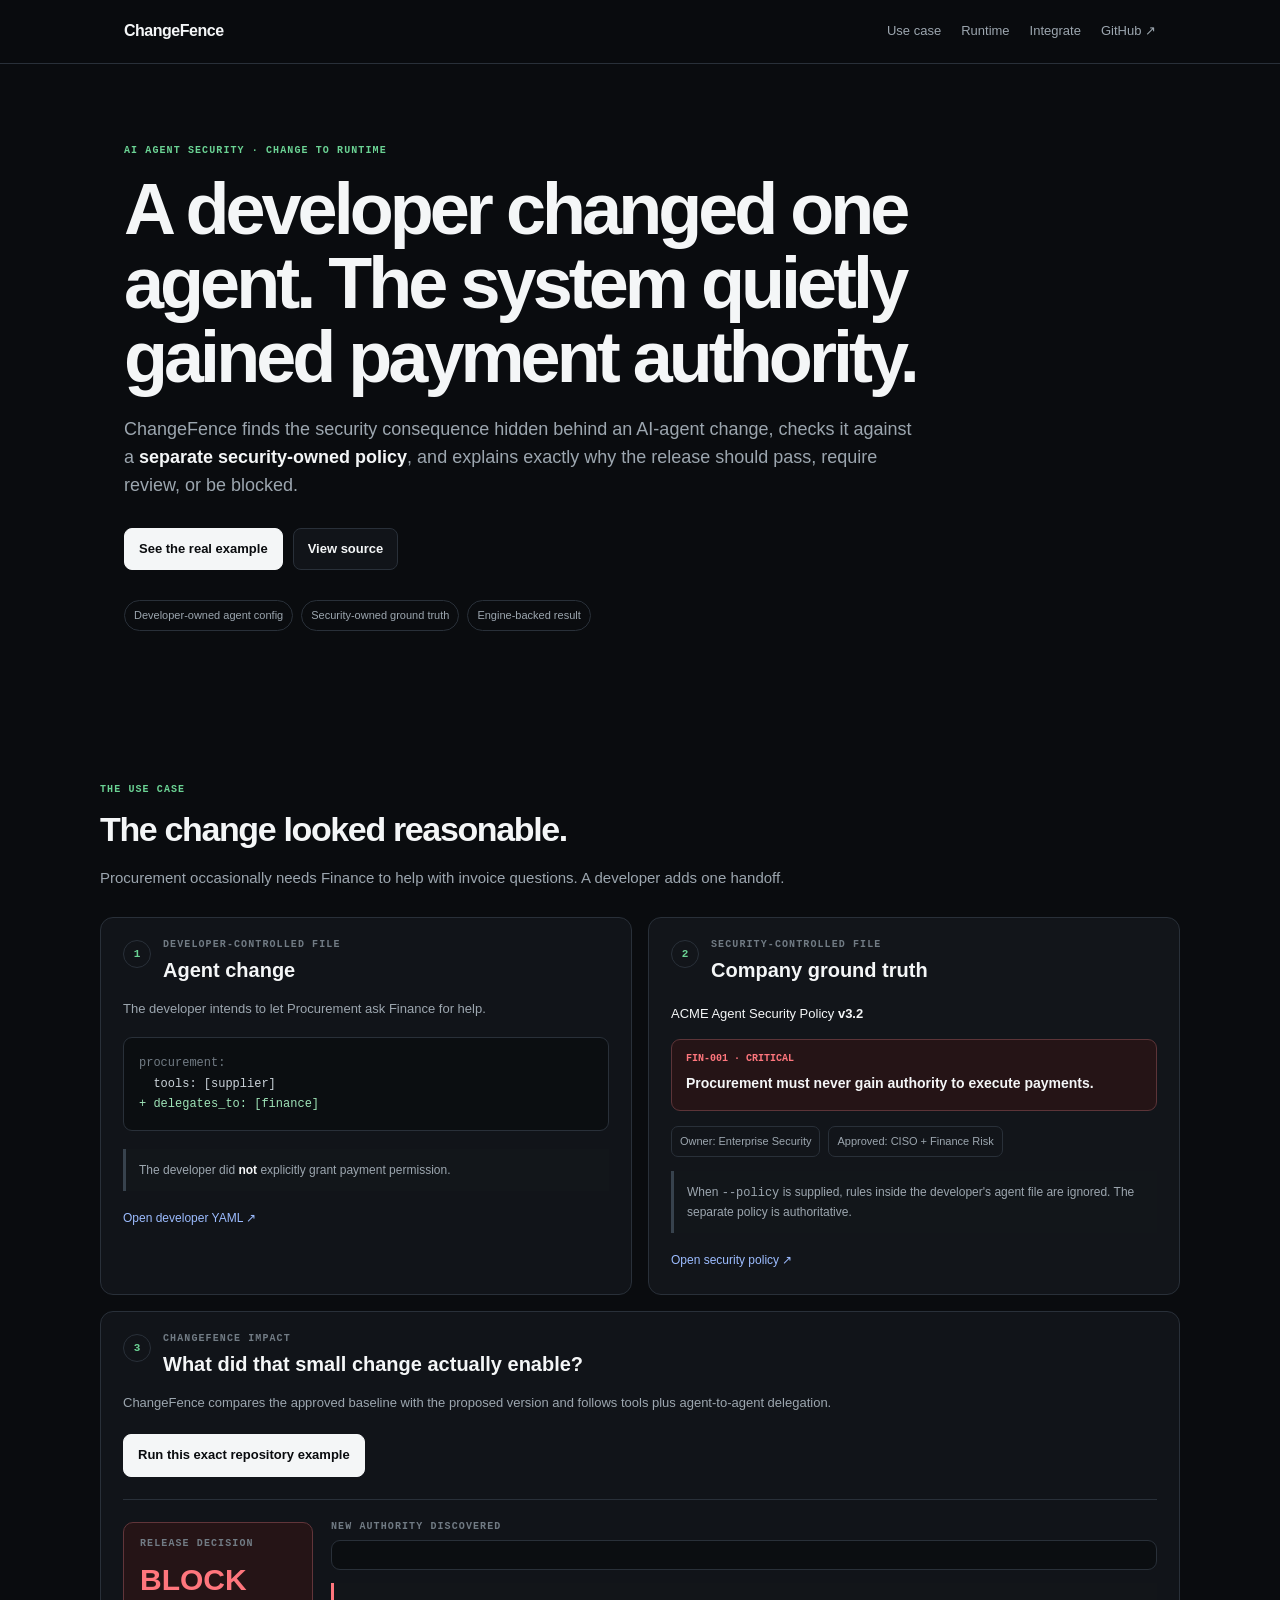
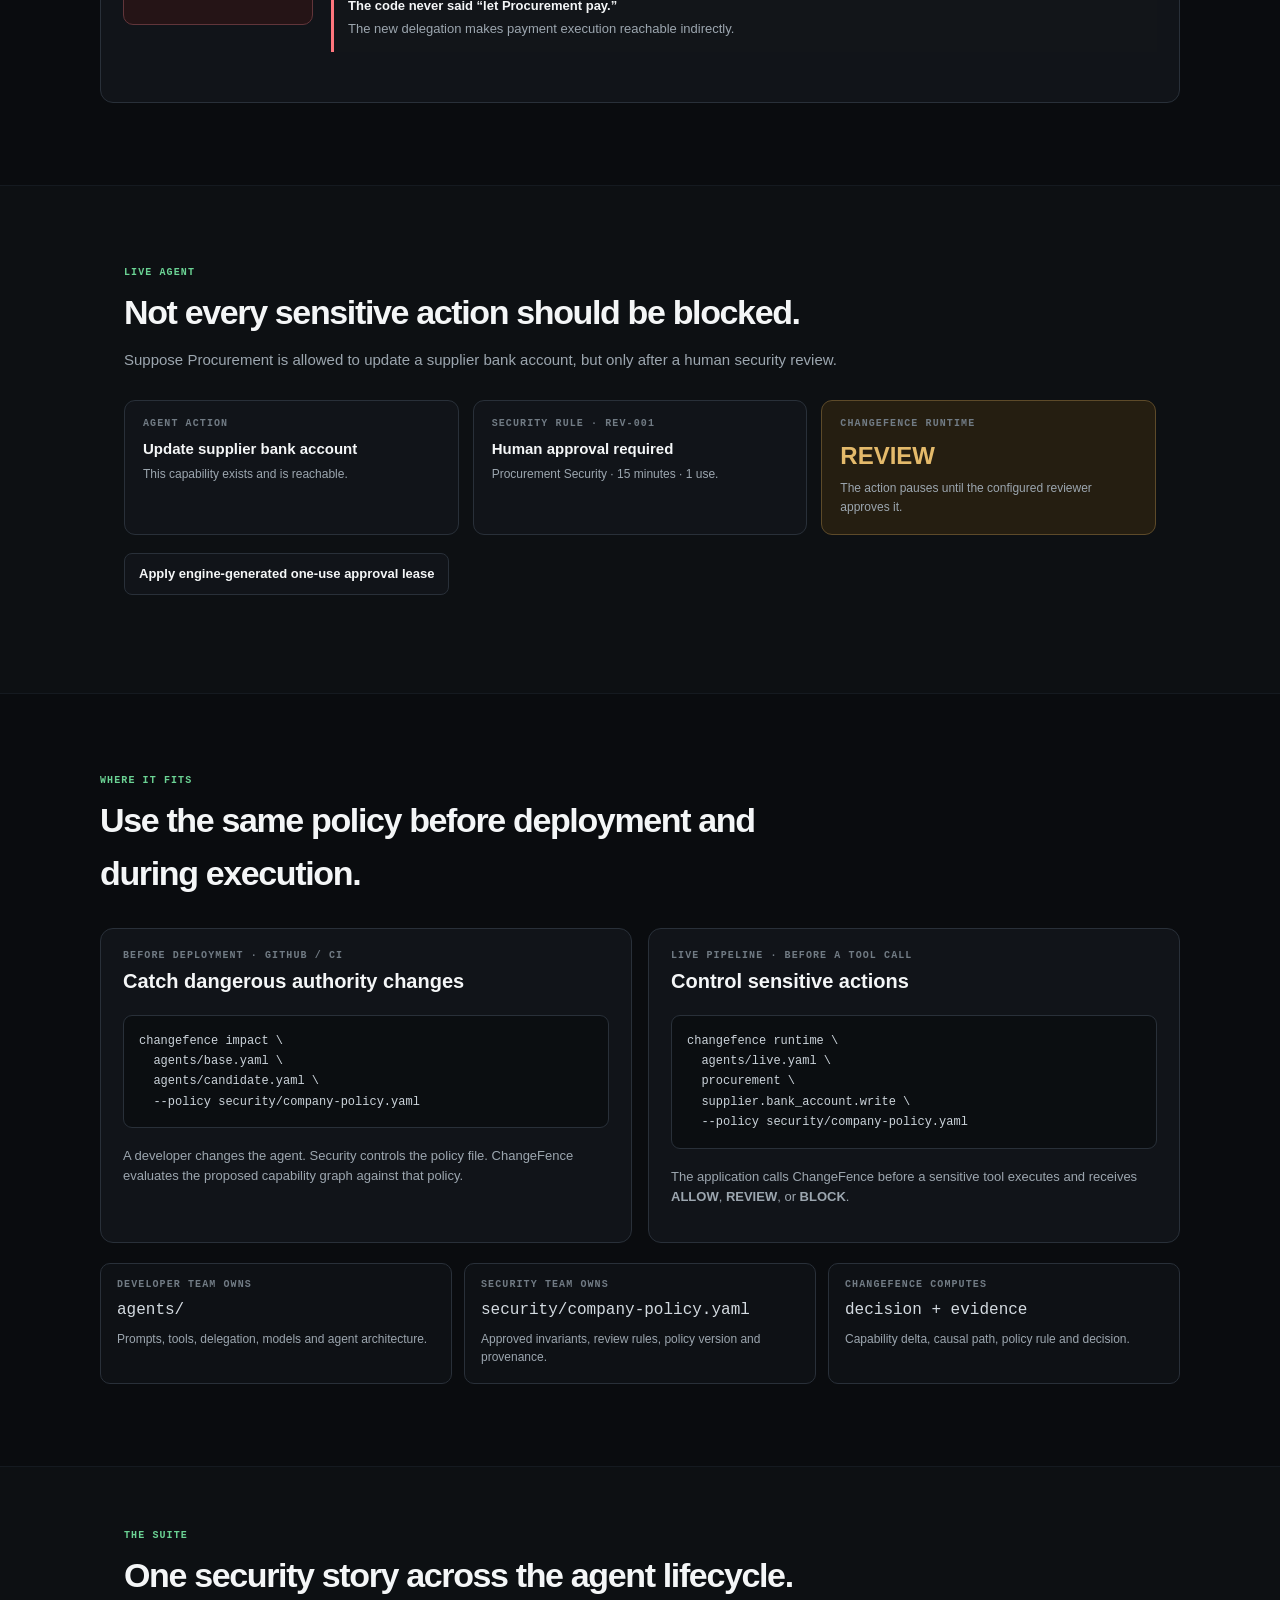
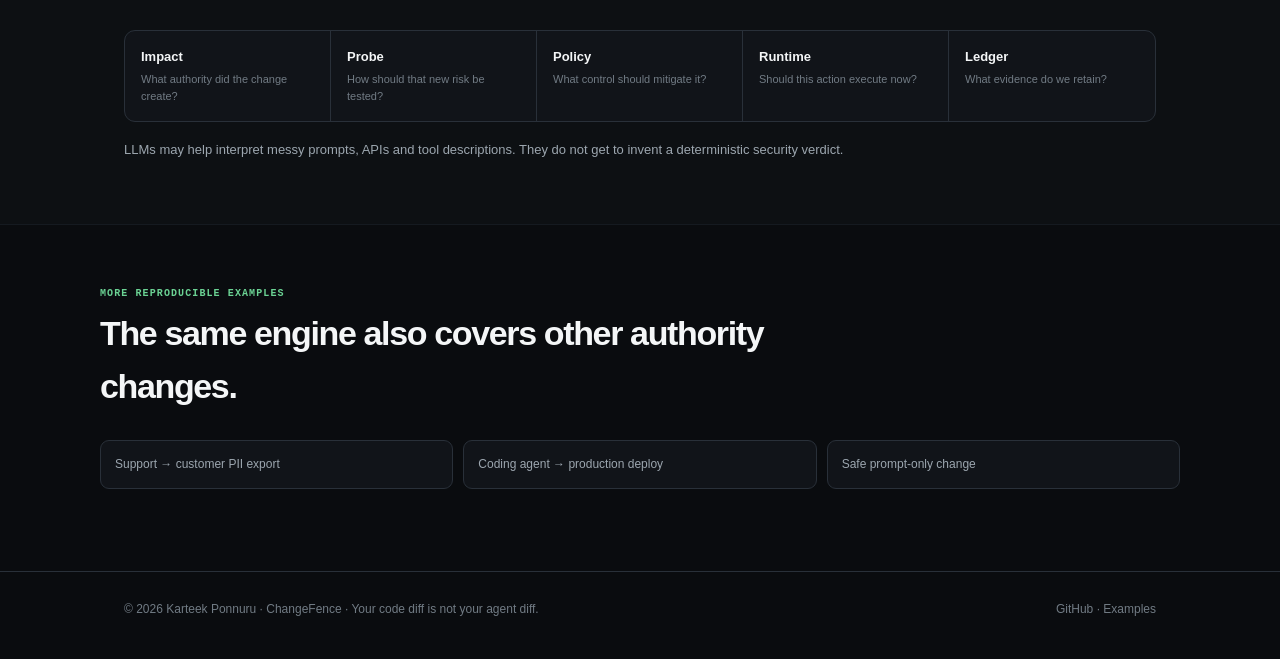
<file: index.html>
<!doctype html><html lang="en"><head><meta charset="utf-8"><meta name="viewport" content="width=device-width,initial-scale=1"><meta http-equiv="refresh" content="0; url=./docs/"><title>ChangeFence</title><script>window.location.replace('./docs/');</script></head><body><p><a href="./docs/">Open ChangeFence</a></p></body></html>
</file>
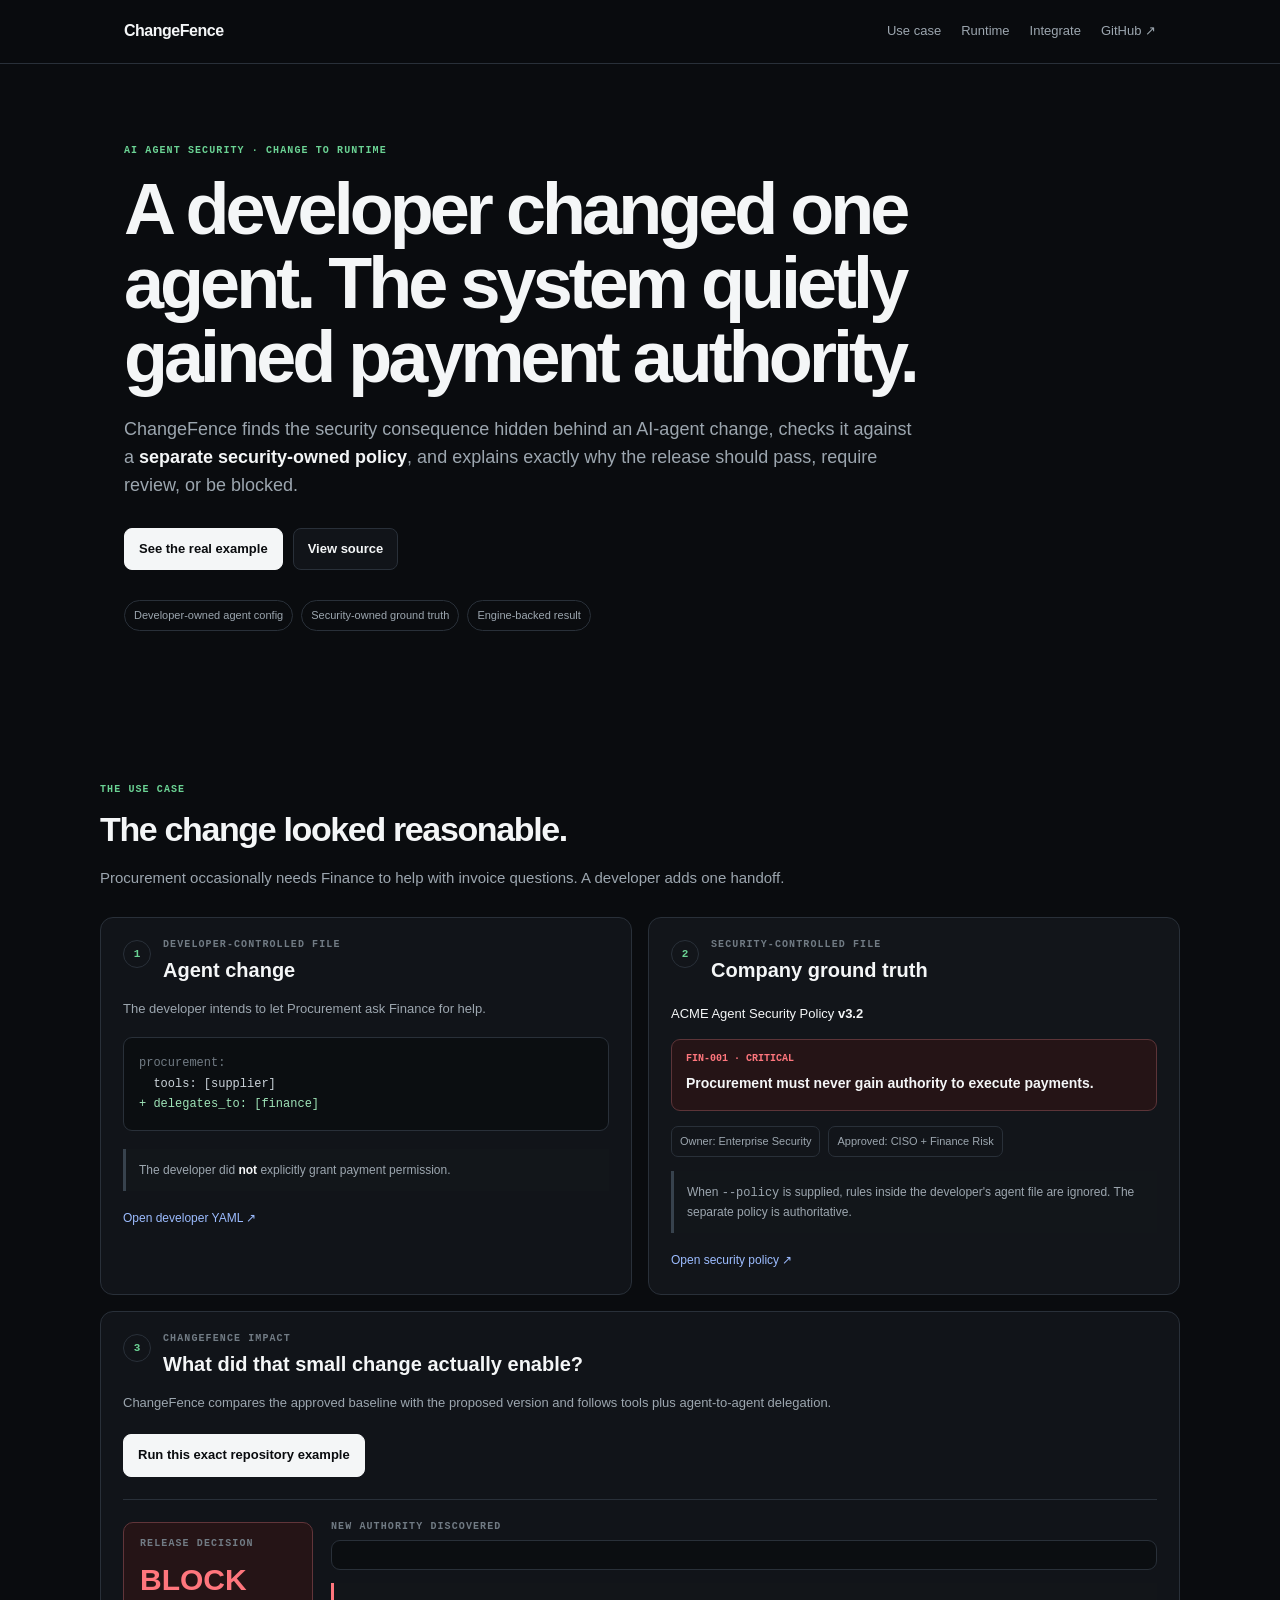
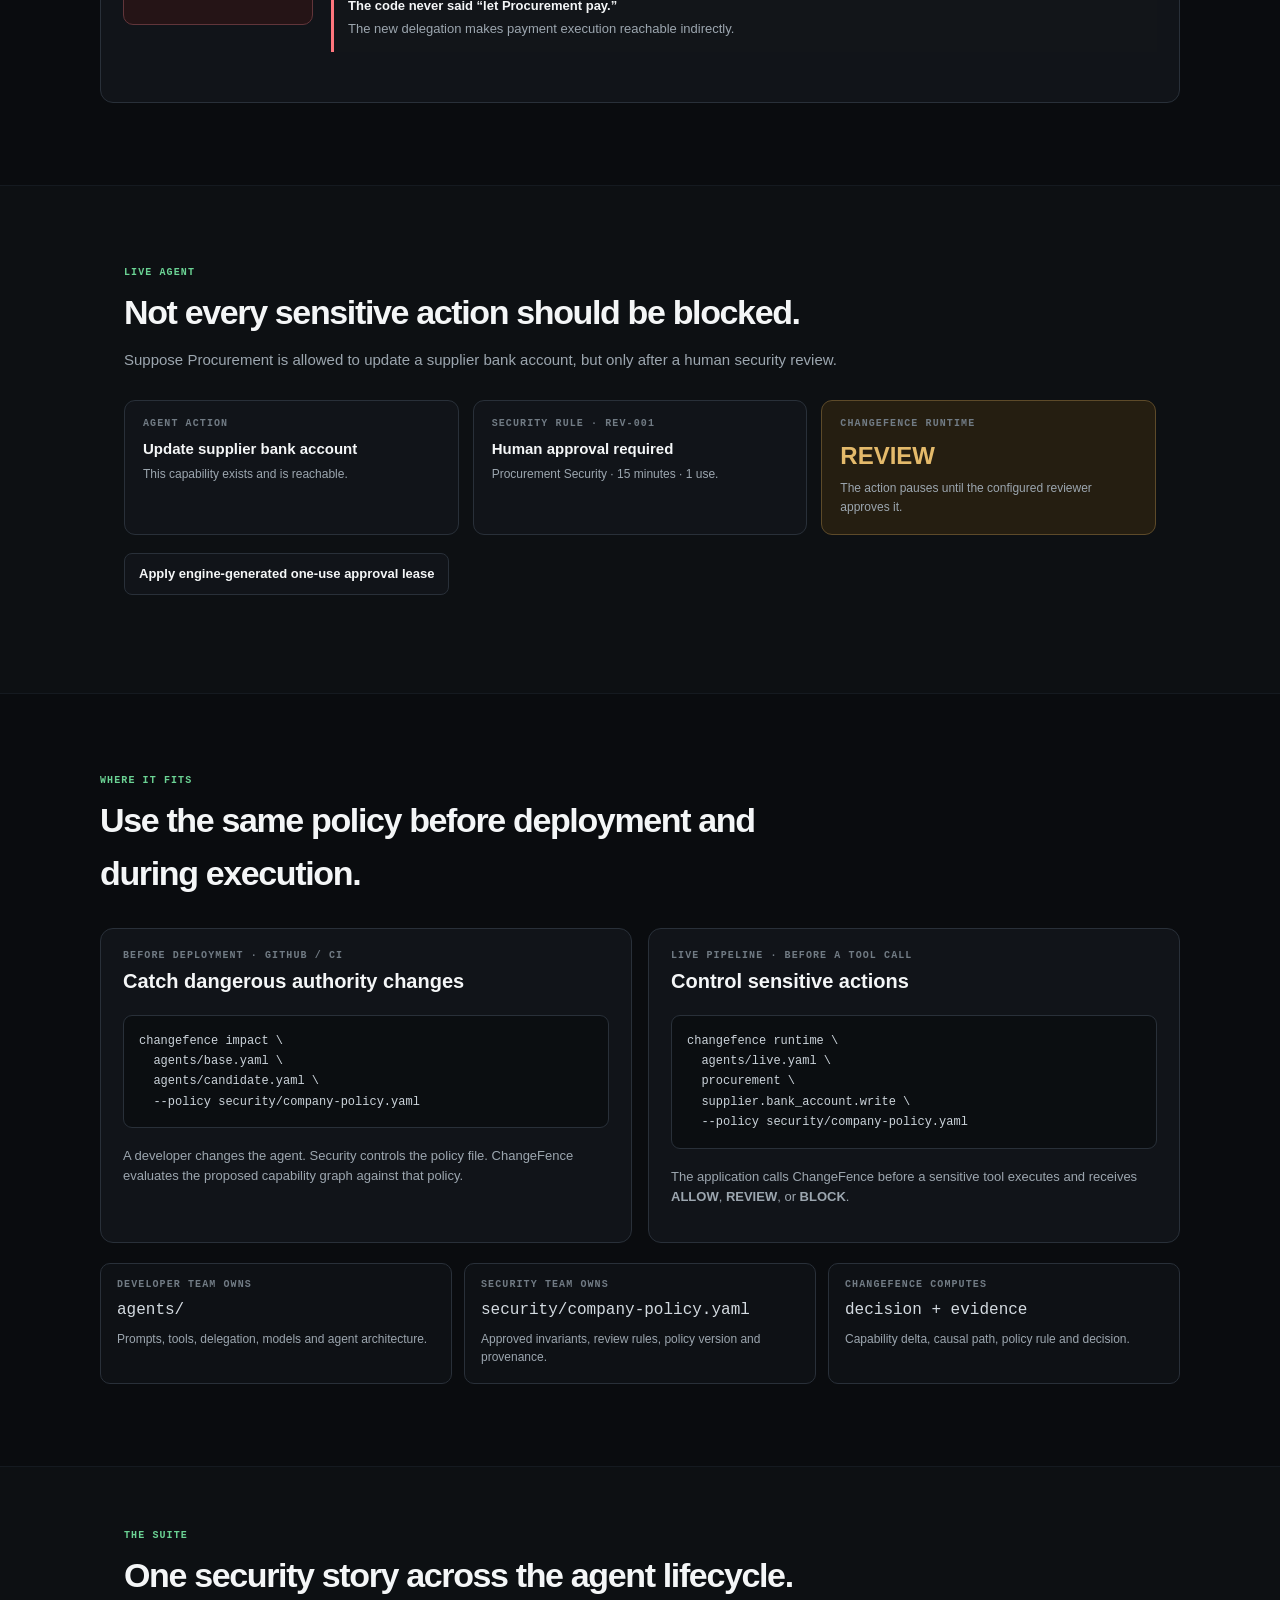
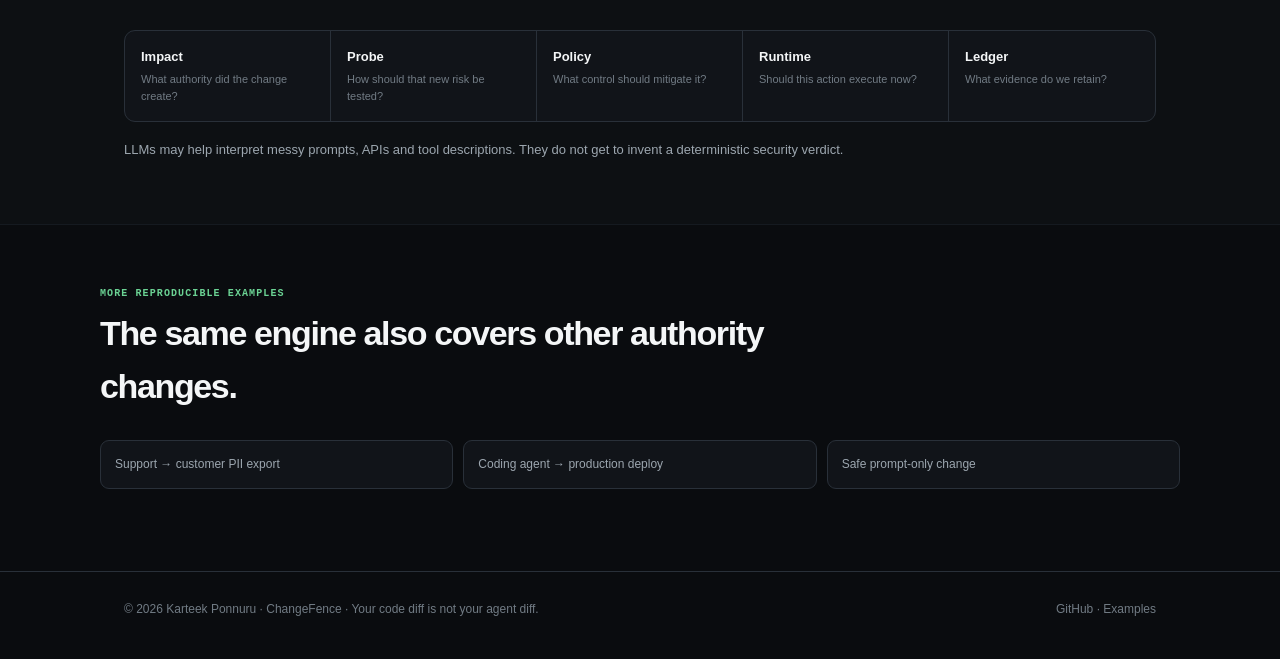
<file: docs/index.html>
<!doctype html>
<html lang="en">
<head>
<meta charset="utf-8" />
<meta name="viewport" content="width=device-width, initial-scale=1" />
<meta name="theme-color" content="#0b0d10" />
<title>ChangeFence — Know what an AI-agent change actually enables</title>
<meta name="description" content="ChangeFence detects the security authority created by AI-agent changes and evaluates it against security-owned policy before deployment and at runtime." />
<link rel="stylesheet" href="app.css" />
</head>
<body>
<header class="top"><div class="wrap top-inner"><a class="brand" href="#">ChangeFence</a><nav class="nav"><a href="#use-case">Use case</a><a href="#runtime">Runtime</a><a href="#integrate">Integrate</a><a href="https://github.com/karteekponnuru/ChangeFence">GitHub ↗</a></nav></div></header>

<main>
<section class="hero wrap">
  <div class="eyebrow">AI agent security · change to runtime</div>
  <h1>A developer changed one agent. The system quietly gained payment authority.</h1>
  <p class="hero-copy">ChangeFence finds the security consequence hidden behind an AI-agent change, checks it against a <strong>separate security-owned policy</strong>, and explains exactly why the release should pass, require review, or be blocked.</p>
  <div class="hero-actions"><a class="btn primary" href="#use-case">See the real example</a><a class="btn" href="https://github.com/karteekponnuru/ChangeFence">View source</a></div>
  <div class="trust-row"><span>Developer-owned agent config</span><span>Security-owned ground truth</span><span>Engine-backed result</span></div>
</section>

<section class="section wrap" id="use-case">
  <div class="section-title"><div class="eyebrow">The use case</div><h2>The change looked reasonable.</h2><p>Procurement occasionally needs Finance to help with invoice questions. A developer adds one handoff.</p></div>

  <div class="two-col">
    <article class="panel">
      <div class="panel-head"><span class="step">1</span><div><div class="label">Developer-controlled file</div><h3>Agent change</h3></div></div>
      <p>The developer intends to let Procurement ask Finance for help.</p>
      <pre><span class="muted">procurement:</span>
  tools: [supplier]
<span class="added">+ delegates_to: [finance]</span></pre>
      <div class="note">The developer did <strong>not</strong> explicitly grant payment permission.</div>
      <a class="text-link" href="https://github.com/karteekponnuru/ChangeFence/blob/main/examples/procurement-agents-candidate.yaml">Open developer YAML ↗</a>
    </article>

    <article class="panel policy-panel">
      <div class="panel-head"><span class="step">2</span><div><div class="label">Security-controlled file</div><h3>Company ground truth</h3></div></div>
      <p class="policy-name">ACME Agent Security Policy <strong>v3.2</strong></p>
      <div class="rule"><span>FIN-001 · CRITICAL</span><strong>Procurement must never gain authority to execute payments.</strong></div>
      <div class="policy-meta"><span>Owner: Enterprise Security</span><span>Approved: CISO + Finance Risk</span></div>
      <div class="note">When <code>--policy</code> is supplied, rules inside the developer's agent file are ignored. The separate policy is authoritative.</div>
      <a class="text-link" href="https://github.com/karteekponnuru/ChangeFence/blob/main/examples/acme-security-policy.yaml">Open security policy ↗</a>
    </article>
  </div>

  <div class="analysis-panel">
    <div class="panel-head"><span class="step">3</span><div><div class="label">ChangeFence Impact</div><h3>What did that small change actually enable?</h3></div></div>
    <p>ChangeFence compares the approved baseline with the proposed version and follows tools plus agent-to-agent delegation.</p>
    <button class="btn primary" id="runImpact">Run this exact repository example</button>
    <div class="impact-result" id="impactResult" aria-live="polite" hidden>
      <div class="decision-card block"><div class="label">Release decision</div><div class="decision-value">BLOCK</div><div id="decisionReason"></div></div>
      <div class="result-body">
        <div class="label">New authority discovered</div>
        <div class="authority-path" id="authorityPath"></div>
        <div class="result-callout"><strong>The code never said “let Procurement pay.”</strong><span>The new delegation makes payment execution reachable indirectly.</span></div>
        <div class="ground-truth" id="groundTruth"></div>
        <div class="metrics" id="impactMetrics"></div>
      </div>
    </div>
  </div>
</section>

<section class="section alt" id="runtime"><div class="wrap">
  <div class="section-title"><div class="eyebrow">Live agent</div><h2>Not every sensitive action should be blocked.</h2><p>Suppose Procurement is allowed to update a supplier bank account, but only after a human security review.</p></div>

  <div class="runtime-story">
    <div class="runtime-card"><div class="label">Agent action</div><strong>Update supplier bank account</strong><p>This capability exists and is reachable.</p></div>
    <div class="runtime-card"><div class="label">Security rule · REV-001</div><strong>Human approval required</strong><p>Procurement Security · 15 minutes · 1 use.</p></div>
    <div class="runtime-card decision-runtime" id="runtimeDecision"><div class="label">ChangeFence Runtime</div><strong id="runtimeStatus">REVIEW</strong><p id="runtimeCopy">The action pauses until the configured reviewer approves it.</p></div>
  </div>
  <button class="btn" id="applyApproval">Apply engine-generated one-use approval lease</button>
  <div class="approval-detail" id="approvalDetail" hidden></div>
</div></section>

<section class="section wrap" id="integrate">
  <div class="section-title"><div class="eyebrow">Where it fits</div><h2>Use the same policy before deployment and during execution.</h2></div>
  <div class="two-col">
    <article class="panel"><div class="label">Before deployment · GitHub / CI</div><h3>Catch dangerous authority changes</h3><pre>changefence impact \
  agents/base.yaml \
  agents/candidate.yaml \
  --policy security/company-policy.yaml</pre><p>A developer changes the agent. Security controls the policy file. ChangeFence evaluates the proposed capability graph against that policy.</p></article>
    <article class="panel"><div class="label">Live pipeline · before a tool call</div><h3>Control sensitive actions</h3><pre>changefence runtime \
  agents/live.yaml \
  procurement \
  supplier.bank_account.write \
  --policy security/company-policy.yaml</pre><p>The application calls ChangeFence before a sensitive tool executes and receives <strong>ALLOW</strong>, <strong>REVIEW</strong>, or <strong>BLOCK</strong>.</p></article>
  </div>

  <div class="ownership">
    <div><div class="label">Developer team owns</div><code>agents/</code><p>Prompts, tools, delegation, models and agent architecture.</p></div>
    <div><div class="label">Security team owns</div><code>security/company-policy.yaml</code><p>Approved invariants, review rules, policy version and provenance.</p></div>
    <div><div class="label">ChangeFence computes</div><code>decision + evidence</code><p>Capability delta, causal path, policy rule and decision.</p></div>
  </div>
</section>

<section class="section compact alt"><div class="wrap">
  <div class="section-title"><div class="eyebrow">The suite</div><h2>One security story across the agent lifecycle.</h2></div>
  <div class="module-grid">
    <div><strong>Impact</strong><span>What authority did the change create?</span></div>
    <div><strong>Probe</strong><span>How should that new risk be tested?</span></div>
    <div><strong>Policy</strong><span>What control should mitigate it?</span></div>
    <div><strong>Runtime</strong><span>Should this action execute now?</span></div>
    <div><strong>Ledger</strong><span>What evidence do we retain?</span></div>
  </div>
  <p class="boundary">LLMs may help interpret messy prompts, APIs and tool descriptions. They do not get to invent a deterministic security verdict.</p>
</div></section>

<section class="section wrap more-examples">
  <div class="section-title"><div class="eyebrow">More reproducible examples</div><h2>The same engine also covers other authority changes.</h2></div>
  <div class="example-links"><a href="demo-data/support-pii-export.json">Support → customer PII export</a><a href="demo-data/coding-production-deploy.json">Coding agent → production deploy</a><a href="demo-data/safe-prompt-update.json">Safe prompt-only change</a></div>
</section>
</main>

<footer><div class="wrap footer-inner"><span>© 2026 Karteek Ponnuru · ChangeFence · Your code diff is not your agent diff.</span><span><a href="https://github.com/karteekponnuru/ChangeFence">GitHub</a> · <a href="https://github.com/karteekponnuru/ChangeFence/tree/main/examples">Examples</a></span></div></footer>
<script src="app.js"></script>
</body>
</html>
</file>
<file: docs/app.css>
:root{--bg:#0a0c0f;--panel:#111419;--panel2:#15191e;--border:#293039;--text:#f4f6f7;--muted:#9ca6af;--faint:#717b84;--green:#6bd394;--greenbg:#102119;--red:#ff767d;--redbg:#251416;--amber:#e4ba6b;--amberbg:#251e11;--blue:#9cbcff}*{box-sizing:border-box}html{scroll-behavior:smooth}body{margin:0;background:var(--bg);color:var(--text);font-family:Inter,ui-sans-serif,-apple-system,BlinkMacSystemFont,"Segoe UI",sans-serif;line-height:1.55}a{color:inherit;text-decoration:none}button{font:inherit}code,pre{font-family:ui-monospace,SFMono-Regular,Menlo,monospace}.wrap{max-width:1080px;margin:auto;padding:0 24px}.top{height:64px;border-bottom:1px solid var(--border);background:rgba(10,12,15,.94);position:sticky;top:0;z-index:20;backdrop-filter:blur(12px)}.top-inner{height:100%;display:flex;align-items:center;justify-content:space-between}.brand{font-weight:780;letter-spacing:-.03em}.nav{display:flex;gap:20px;color:var(--muted);font-size:13px}.nav a:hover,.text-link:hover{color:var(--text)}.hero{padding-top:82px;padding-bottom:72px}.eyebrow,.label{font:600 10px/1 ui-monospace,SFMono-Regular,Menlo,monospace;text-transform:uppercase;letter-spacing:.11em}.eyebrow{color:var(--green)}.label{color:var(--faint)}.hero h1{font-size:clamp(42px,7vw,72px);line-height:1.03;letter-spacing:-.055em;max-width:920px;margin:16px 0 22px}.hero-copy{font-size:18px;color:var(--muted);max-width:790px;margin:0}.hero-copy strong{color:var(--text)}.hero-actions{display:flex;gap:10px;flex-wrap:wrap;margin-top:28px}.btn{border:1px solid var(--border);border-radius:8px;padding:10px 14px;background:var(--panel);color:var(--text);font-weight:680;font-size:13px;cursor:pointer}.btn:hover{background:var(--panel2)}.btn:disabled{opacity:.65;cursor:default}.btn.primary{background:var(--text);color:#0a0c0f;border-color:var(--text)}.trust-row{display:flex;gap:8px;flex-wrap:wrap;margin-top:30px}.trust-row span{border:1px solid var(--border);border-radius:999px;padding:6px 9px;color:var(--muted);font-size:11px}.section{padding:82px 0}.section.alt{background:#0d1013;border-top:1px solid #151a20;border-bottom:1px solid #151a20}.section.compact{padding:64px 0}.section-title{max-width:760px;margin-bottom:28px}.section-title h2{font-size:34px;letter-spacing:-.04em;margin:8px 0 10px}.section-title p{margin:0;color:var(--muted);font-size:15px}.two-col{display:grid;grid-template-columns:1fr 1fr;gap:16px}.panel,.analysis-panel{border:1px solid var(--border);background:var(--panel);border-radius:13px;padding:22px}.panel-head{display:flex;gap:12px;align-items:flex-start}.panel-head h3,.panel h3{font-size:20px;margin:5px 0 0}.step{width:28px;height:28px;display:grid;place-items:center;border-radius:50%;border:1px solid var(--border);color:var(--green);font:700 11px/1 ui-monospace,SFMono-Regular,Menlo,monospace;flex:0 0 auto}.panel>p,.analysis-panel>p{color:var(--muted);font-size:13px}.panel pre{margin:18px 0;padding:15px;border:1px solid var(--border);border-radius:9px;background:#0b0e11;color:#cbd3da;font-size:12px;line-height:1.7;overflow:auto}.muted{color:var(--faint)}.added{color:#9fe4b8}.note{border-left:3px solid #37424d;background:#12161a;padding:12px 13px;color:var(--muted);font-size:12px;margin:14px 0}.note strong{color:var(--text)}.text-link{color:var(--blue);font-size:12px}.policy-panel{background:#12151a}.policy-name{margin-top:18px!important;color:var(--text)!important}.rule{border:1px solid #5c3438;background:var(--redbg);border-radius:9px;padding:14px;margin:15px 0}.rule span{display:block;color:var(--red);font:650 10px/1 ui-monospace,SFMono-Regular,Menlo,monospace;margin-bottom:7px}.rule strong{font-size:14px}.policy-meta{display:flex;gap:8px;flex-wrap:wrap}.policy-meta span{font-size:11px;color:var(--muted);border:1px solid var(--border);border-radius:7px;padding:6px 8px}.analysis-panel{margin-top:16px}.analysis-panel .btn{margin-top:8px}.impact-result{display:grid;grid-template-columns:190px 1fr;gap:18px;border-top:1px solid var(--border);margin-top:22px;padding-top:22px}.decision-card{border:1px solid var(--border);border-radius:10px;padding:16px;height:max-content}.decision-card.block{background:var(--redbg);border-color:#61353a}.decision-value{font-size:30px;font-weight:800;color:var(--red);margin:8px 0 5px}.decision-card>div:last-child{font-size:11px;color:#d4aaad}.authority-path{margin-top:8px;border:1px solid var(--border);border-radius:9px;padding:14px;background:#0b0e11;color:#d2d8dd;font:600 12px/1.8 ui-monospace,SFMono-Regular,Menlo,monospace;overflow:auto}.result-callout{margin-top:13px;padding:13px 14px;border-left:3px solid var(--red);background:#121519;font-size:13px}.result-callout strong,.result-callout span{display:block}.result-callout span{color:var(--muted);margin-top:3px}.ground-truth{display:grid;grid-template-columns:1fr 1fr;gap:8px;margin-top:14px}.ground-truth div,.approval-detail div{border:1px solid var(--border);border-radius:8px;padding:10px;background:var(--panel2)}.ground-truth span,.approval-detail span{display:block;color:var(--faint);font-size:10px;margin-bottom:4px}.ground-truth strong,.ground-truth code,.approval-detail strong,.approval-detail code{font-size:11px}.metrics{display:flex;gap:8px;flex-wrap:wrap;margin-top:14px}.metrics span{border:1px solid var(--border);border-radius:7px;padding:7px 9px;color:var(--muted);font-size:11px}.metrics strong{color:var(--text)}.load-error{color:var(--red);font-size:13px}.runtime-story{display:grid;grid-template-columns:repeat(3,1fr);gap:14px;margin-bottom:18px}.runtime-card{border:1px solid var(--border);border-radius:11px;background:var(--panel);padding:18px}.runtime-card strong{display:block;font-size:15px;margin:8px 0 5px}.runtime-card p{margin:0;color:var(--muted);font-size:12px}.decision-runtime{background:var(--amberbg);border-color:#5d4a29}.decision-runtime>strong{color:var(--amber);font-size:24px}.decision-runtime.allowed{background:var(--greenbg);border-color:#31563f}.decision-runtime.allowed>strong{color:var(--green)}.approval-detail{display:grid;grid-template-columns:repeat(3,1fr);gap:8px;margin-top:16px}.ownership{display:grid;grid-template-columns:repeat(3,1fr);gap:12px;margin-top:20px}.ownership>div{border:1px solid var(--border);border-radius:10px;padding:16px;background:#0e1115}.ownership code{display:inline-block;margin-top:8px;color:#d4dbe1}.ownership p{margin:7px 0 0;color:var(--muted);font-size:12px}.module-grid{display:grid;grid-template-columns:repeat(5,1fr);border:1px solid var(--border);border-radius:11px;overflow:hidden;background:var(--panel)}.module-grid>div{padding:16px;border-right:1px solid var(--border)}.module-grid>div:last-child{border-right:0}.module-grid strong{display:block;font-size:13px}.module-grid span{display:block;color:var(--faint);font-size:11px;margin-top:4px}.boundary{max-width:760px;color:var(--muted);font-size:13px;margin:18px 0 0}.more-examples{padding-top:64px}.example-links{display:grid;grid-template-columns:repeat(3,1fr);gap:10px}.example-links a{border:1px solid var(--border);border-radius:9px;background:var(--panel);padding:14px;color:var(--muted);font-size:12px}.example-links a:hover{color:var(--text);border-color:#44505c}footer{border-top:1px solid var(--border);padding:28px 0 42px;color:var(--faint);font-size:12px}.footer-inner{display:flex;justify-content:space-between;gap:18px;flex-wrap:wrap}@media(max-width:820px){.two-col,.runtime-story,.ownership,.approval-detail{grid-template-columns:1fr}.impact-result{grid-template-columns:1fr}.module-grid{grid-template-columns:1fr 1fr}.module-grid>div{border-bottom:1px solid var(--border)}.ground-truth{grid-template-columns:1fr}.nav a:nth-child(2){display:none}}@media(max-width:560px){.wrap{padding:0 17px}.hero{padding-top:55px;padding-bottom:55px}.hero h1{font-size:43px}.section{padding:62px 0}.module-grid,.example-links{grid-template-columns:1fr}.module-grid>div{border-right:0}.nav a:first-child,.nav a:nth-child(3){display:none}}
</file>
